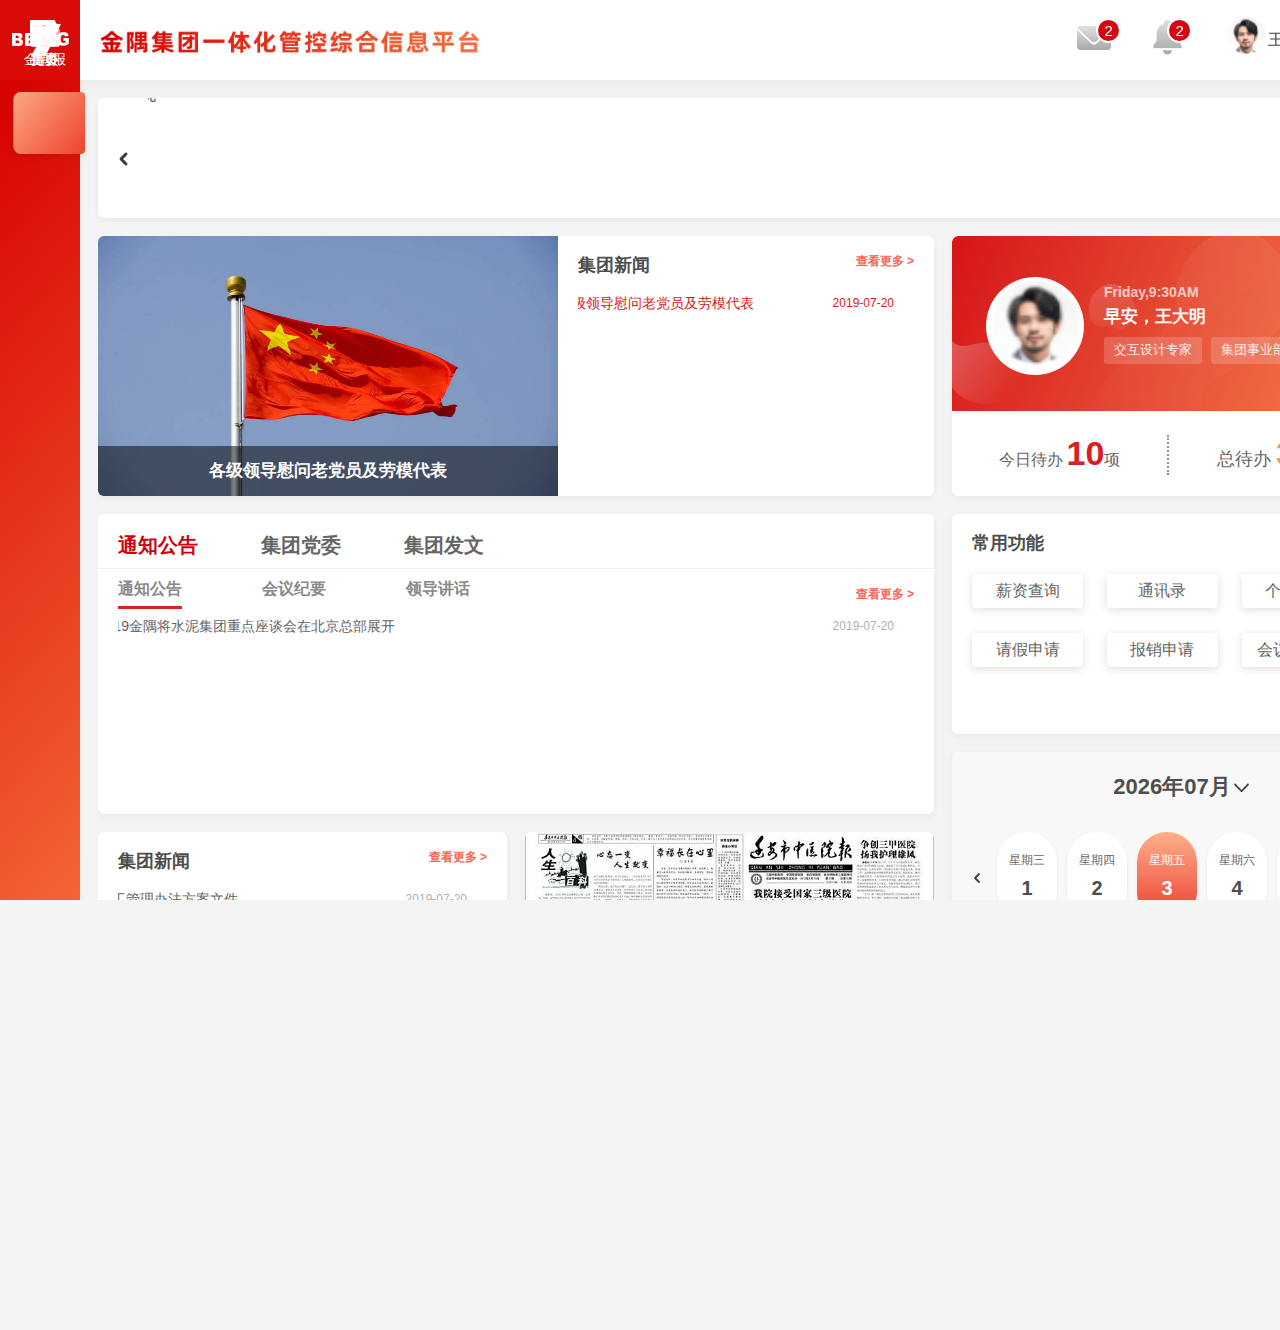
<file: index.html>
<!DOCTYPE html>
<html lang="en">
<head>
    <meta charset="UTF-8">
    <title>金隅集团一体化管控综合信息平台</title>
    <link rel="stylesheet" href="./static/css/reset.css">
    <link rel="stylesheet" href="./static/css/common.css">
    <link rel="stylesheet" href="./static/css/top.css">
    <link rel="stylesheet" href="./static/css/menu.css">
    <link rel="stylesheet" href="./static/css/index.css">
    <link rel="stylesheet" href="./static/css/dialog.css">

    <!--bootstrap-->
    <link rel="stylesheet" href="./static/js/bootstrap/css/bootstrap.min.css">
    <!--[if lt IE 9]>
    <script src="https://cdn.jsdelivr.net/npm/html5shiv@3.7.3/dist/html5shiv.min.js"></script>
    <script src="https://cdn.jsdelivr.net/npm/respond.js@1.4.2/dest/respond.min.js"></script>
    <![endif]-->
    <!--[if lte IE 8]>-->
    <!--<script src="./static/js/PIE/PIE.js"></script>-->
    <!--<![endif]-->
</head>
<body>
<div class="wrapper-box wrapper-index-box">
    <!--顶部内容-->
    <div class="main-top-box"></div>
    <!--主要内容-->
    <div class="main-content-box">
        <!--侧边栏菜单-->
        <div class="nav-bar-box"></div>
        <!--底部内容-->
        <div class="main-bottom-box" >
            <!--各大系统入口-->
            <div class="nav-sys-box box-shadow-panel">
                <div class="more-sys-box" id="search-more-sys-prev-btn">
                    <img class="prev-btn" src="./static/img/箭头.png" alt="箭头">
                </div>
                <div class="nav-sys-content-box">
                    <div class="nav-sys-list-box" id="nav-sys-list-box">
                        <div class="nav-item-list" data-index="1">
                            <div class="nav-item">
                                <a href="/">
                                    <img src="./static/img/icon-oa系统.png" alt="oa系统">
                                    <span>OA系统</span>
                                </a>
                            </div>
                            <div class="nav-item">
                                <a href="/">
                                    <img src="./static/img/icon-人力资源.png" alt="人力资源">
                                    <span>人力资源系统</span>
                                </a>
                            </div>
                            <div class="nav-item">
                                <a href="/">
                                    <img src="./static/img/icon-财务系统.png" alt="财务系统">
                                    <span>财务系统</span>
                                </a>
                            </div>
                            <div class="nav-item">
                                <a href="/">
                                    <img src="./static/img/icon-资产与投资系统.png" alt="资产与投资系统">
                                    <span>资产与投资系统</span>
                                </a>
                            </div>
                            <div class="nav-item">
                                <a href="/">
                                    <img src="./static/img/icon-主数据.png" alt="主数据">
                                    <span>主数据系统</span>
                                </a>
                            </div>
                            <div class="nav-item">
                                <a href="/">
                                    <img src="./static/img/icon-邮件.png" alt="邮件">
                                    <span>邮件</span>
                                </a>
                            </div>
                        </div>
                        <div class="nav-item-list" data-index="2">
                            <div class="nav-item">
                                <a href="/">
                                    <img src="./static/img/icon-oa系统.png" alt="oa系统">
                                    <span>更多系统1</span>
                                </a>
                            </div>
                            <div class="nav-item">
                                <a href="/">
                                    <img src="./static/img/icon-人力资源.png" alt="人力资源">
                                    <span>更多系统2</span>
                                </a>
                            </div>
                            <div class="nav-item">
                                <a href="/">
                                    <img src="./static/img/icon-财务系统.png" alt="财务系统">
                                    <span>更多系统3</span>
                                </a>
                            </div>
                            <div class="nav-item">
                                <a href="/">
                                    <img src="./static/img/icon-资产与投资系统.png" alt="资产与投资系统">
                                    <span>更多系统4</span>
                                </a>
                            </div>
                        </div>
                    </div>
                </div>
                <div class="more-sys-box" id="search-more-sys-next-btn">
                    <img src="./static/img/箭头.png" alt="箭头">
                </div>
            </div>
            <!--中间部分-->
            <div class="main-middle-box">
                <div class="main-left-middle">
                    <!--集团新闻-->
                    <div class="comp-news-box box-shadow-panel">
                        <div class="news-banner-box">
                            <ul id="news_banner_img">
                                <li>
                                    <img src="./static/img/banner-1.jpg" alt="banner1">
                                </li>
                                <li>
                                    <img src="./static/img/banner-2.jpg" alt="banner2">
                                </li>
                                <li>
                                    <img src="./static/img/banner-3.jpg" alt="banner3">
                                </li>
                                <li>
                                    <img src="./static/img/banner-1.jpg" alt="banner1">
                                </li>
                                <li>
                                    <img src="./static/img/banner-2.jpg" alt="banner2">
                                </li>
                            </ul>
                            <div class="banner-title-box" id="banner-title-text">金隅集团第二次工作会议在京召开</div>
                        </div>
                        <div class="news-lists-box">
                            <div class="jinou-title-box">
                                <h2>集团新闻</h2>
                                <a class="more-btn" href="/">查看更多&nbsp;></a>
                            </div>
                            <div class="jinou-article-list-box" id="banner-list-text">
                                <p>
                                    <a href="/" class="active">
                                        <span class="title">各级领导慰问老党员及劳模代表</span>
                                        <span class="time">2019-07-20</span>
                                    </a>
                                </p>
                                <p>
                                    <a href="/">
                                        <span class="title">集团开展“共产党员献爱心”活动</span>
                                        <span class="time">2019-07-20</span>
                                    </a>
                                </p>
                                <p>
                                    <a href="/">
                                        <span class="title">金隅涂料签约海外新项目</span>
                                        <span class="time">2019-07-20</span>
                                    </a>
                                </p>
                                <p>
                                    <a href="/">
                                        <span class="title">金隅集团党委二届六次全体会议召开</span>
                                        <span class="time">2019-07-20</span>
                                    </a>
                                </p>
                                <p>
                                    <a href="/">
                                        <span class="title">集团开展“共产党员献爱心”活动</span>
                                        <span class="time">2019-07-20</span>
                                    </a>
                                </p>
                            </div>
                        </div>
                    </div>
                    <!--集团公告-->
                    <div class="comp-public-box box-shadow-panel">
                        <div class="jinou-title-box comp-public-max-title" id="comp-public-max-title">
                            <h2 class="active">通知公告</h2>
                            <h2>集团党委</h2>
                            <h2>集团发文</h2>
                        </div>
                        <div class="jinou-title-box comp-public-min-title" id="comp-public-min-title">
                            <h2 class="active">通知公告</h2>
                            <h2>会议纪要</h2>
                            <h2>领导讲话</h2>
                            <a class="more-btn" href="/">查看更多&nbsp;></a>
                        </div>
                        <div class="jinou-article-list-box">
                            <p>
                                <a href="/">
                                    <span class="title">2019金隅将水泥集团重点座谈会在北京总部展开</span>
                                    <span class="time">2019-07-20</span>
                                </a>
                            </p>
                            <p>
                                <a href="/">
                                    <span class="title">精准扶贫 打造帮扶典范 琉水环保公司资助石板台村签约仪式举行</span>
                                    <span class="time">2019-07-20</span>
                                </a>
                            </p>
                            <p>
                                <a href="/">
                                    <span class="title">2019金隅将水泥集团重点座谈会在北京总部展开</span>
                                    <span class="time">2019-07-20</span>
                                </a>
                            </p>
                            <p>
                                <a href="/">
                                    <span class="title">集团召开2019年度优秀年轻干部挂职锻炼部署视频会</span>
                                    <span class="time">2019-07-20</span>
                                </a>
                            </p>
                            <p>
                                <a href="/">
                                    <span class="title">金隅琉水环保公司建筑垃圾资源化处置线被授予“十三五”专项科技示范工程</span>
                                    <span class="time">2019-07-20</span>
                                </a>
                            </p>
                        </div>
                    </div>
                    <!--集团规章制度-->
                    <div class="comp-rule-box">
                        <div class="item-left">
                            <div class="rule-box box-shadow-panel">
                                <div class="jinou-title-box">
                                    <h2>集团新闻</h2>
                                    <a class="more-btn" href="/">查看更多&nbsp;></a>
                                </div>
                                <div class="jinou-article-list-box">
                                    <p>
                                        <a href="/">
                                            <span class="title">员工管理办法方案文件</span>
                                            <span class="time">2019-07-20</span>
                                        </a>
                                    </p>
                                    <p>
                                        <a href="/">
                                            <span class="title">员工守则及规章制度表发布</span>
                                            <span class="time">2019-07-20</span>
                                        </a>
                                    </p>
                                    <p>
                                        <a href="/">
                                            <span class="title">关于工作流程管理办法</span>
                                            <span class="time">2019-07-20</span>
                                        </a>
                                    </p>
                                    <p>
                                        <a href="/">
                                            <span class="title">关于员工考核评定员工能力方法文件发布</span>
                                            <span class="time">2019-07-20</span>
                                        </a>
                                    </p>
                                    <p>
                                        <a href="/">
                                            <span class="title">关于梳理、修订、完善各类基本规章制度…</span>
                                            <span class="time">2019-07-20</span>
                                        </a>
                                    </p>
                                </div>
                            </div>
                        </div>
                        <div class="item-right">
                            <div class="news-paper-box box-shadow-panel">
                                <img src="./static/img/newsPaper-icon.jpg" alt="报纸">
                                <div class="news-paper-title-box">金隅报 2019 第8期</div>
                            </div>
                        </div>
                    </div>
                </div>
                <div class="main-right-middle">
                    <!--个人介绍-->
                    <div class="person-intro-box box-shadow-panel">
                        <div class="person-intro-header">
                            <div class="left-img">
                                <img class="person-icon" src="./static/img/person-icon.png" alt="人力资源">
                            </div>
                            <div class="right-info">
                                <div class="time">Friday,9:30AM</div>
                                <div class="greet">早安，王大明</div>
                                <div class="skills">
                                    <span>交互设计专家</span>
                                    <span>集团事业部</span>
                                </div>
                            </div>
                        </div>
                        <div class="person-intro-body">
                            <div class="today-num">
                                今日待办 <strong>10</strong>项
                            </div>
                            <div class="all-num">
                                总待办 <strong>30</strong>项
                            </div>
                            <em></em>
                        </div>
                    </div>
                    <!--常用功能-->
                    <div class="common-func-box box-shadow-panel">
                        <div class="jinou-title-box common-func-title-box">
                            <h2>常用功能</h2>
                            <span id="common-setting">
                                <img src="./static/img/icon-设置.png" alt="设置">
                            </span>
                        </div>
                        <div class="func-list-box" id="common-func-list">
                            <span>薪资查询</span>
                            <span>通讯录</span>
                            <span>个人简历</span>
                            <span>请假申请</span>
                            <span>报销申请</span>
                            <span>会议室申请</span>
                        </div>
                    </div>
                    <!--日期模块-->
                    <div class="date-manage-box box-shadow-panel">
                        <div class="select-year-box">
                            <img src="./static/img/icon-向下.png" alt="向下">
                            <span id="selectYear">2019年9月</span>
                        </div>
                        <div class="date-banner-box">
                            <div class="prev-btn-box" id="date-prev-btn">
                                <img src="./static/img/日历左侧按钮.png" alt="日历左侧按钮">
                            </div>
                            <div class="date-banner-content-box">
                                <ul id="date-banner-list"></ul>
                            </div>
                            <div class="next-btn-box" id="date-next-btn">
                                <img src="./static/img/日历右侧按钮.png" alt="日历右侧按钮">
                            </div>
                        </div>
                        <div class="date-list-content-box" id="date-list-content-box">
                            <div id="date-list-inner-box">
                                <p class="first">
                                    <span class="left">研发部门会议</span>
                                    <span class="right">30分钟后开始，星期一 8.5.2019</span>
                                </p>
                                <p class="second">
                                    <span class="left">人力资源部门周会</span>
                                    <span class="right">3小时后开始，星期一 8.5.2019</span>
                                </p>
                                <p>
                                    <span class="left">研发部门会议</span>
                                    <span class="right">5小时后开始，星期一 8.5.2019</span>
                                </p>
                                <p>
                                    <span class="left">人力资源部门周会</span>
                                    <span class="right">6小时后开始，星期一 8.5.2019</span>
                                </p>
                                <p>
                                    <span class="left">研发部门会议</span>
                                    <span class="right">5小时后开始，星期一 8.5.2019</span>
                                </p>
                                <p>
                                    <span class="left">人力资源部门周会</span>
                                    <span class="right">6小时后开始，星期一 8.5.2019</span>
                                </p>
                            </div>
                        </div>
                    </div>
                </div>
            </div>
            <!--底部外部链接部分-->
            <div class="main-bottom-box box-shadow-panel" style="padding-top: 0;margin-top: 18px;">
                <div class="jinou-title-box common-func-title-box">
                    <h2>常用外部链接</h2>
                    <span id="common-link">
                        <img src="./static/img/icon-设置.png" alt="设置">
                    </span>
                </div>
                <div class="common-link-box" id="common-outer-link">
                    <span><a href="http://www.baidu.com" target="_blank">北京市发改委</a></span>
                    <span><a href="http://www.baidu.com" target="_blank">北京市应急管理局</a></span>
                    <span><a href="http://www.baidu.com" target="_blank">北京市人力资源与社保局</a></span>
                    <span><a href="http://www.baidu.com" target="_blank">北京市审计局</a></span>
                    <span><a href="http://www.baidu.com" target="_blank">北京市国资委</a></span>
                    <span><a href="http://www.baidu.com" target="_blank">北京市生态环境局</a></span>
                    <span><a href="http://www.baidu.com" target="_blank">北京市财政局</a></span>
                    <span><a href="http://www.baidu.com" target="_blank">北京市市场监督管理局</a></span>
                </div>
            </div>

        </div>
    </div>
</div>

<!--设置常用功能弹窗-->
<div class="dialog-box" id="common-setting-dialog">
    <div class="dialog-content-box">
        <div class="dialog-header-box">
            <h2>设置常用功能</h2>
            <span class="close-btn">
                <img src="./static/img/关闭.png" alt="关闭">
            </span>
        </div>
        <div class="dialog-body-box">
            <div class="dialog-main-content-box">
                <div class="list-title-box" style="margin-top: 15px">我的常用功能</div>
                <div class="list-content-box">
                    <ul id="my-common-setting">
                        <li>
                            <span class="text">薪资查询</span>
                            <span class="icon remove-icon">
                                <img src="./static/img/remove-icon.png" alt="减少">
                            </span>
                        </li>
                        <li>
                            <span class="text">通讯录</span>
                            <span class="icon remove-icon">
                                <img src="./static/img/remove-icon.png" alt="减少">
                            </span>
                        </li>
                        <li>
                            <span class="text">个人履历</span>
                            <span class="icon remove-icon">
                                <img src="./static/img/remove-icon.png" alt="减少">
                            </span>
                        </li>
                        <li>
                            <span class="text">请假申请</span>
                            <span class="icon remove-icon">
                                <img src="./static/img/remove-icon.png" alt="减少">
                            </span>
                        </li>
                        <li>
                            <span class="text">报销申请</span>
                            <span class="icon remove-icon">
                                <img src="./static/img/remove-icon.png" alt="减少">
                            </span>
                        </li>
                        <li>
                            <span class="text">会议室申请</span>
                            <span class="icon remove-icon">
                                <img src="./static/img/remove-icon.png" alt="减少">
                            </span>
                        </li>
                    </ul>
                </div>
                <div class="list-title-box">常用功能列表</div>
                <div class="list-content-box">
                    <ul id="common-setting-list">
                        <li>
                            <span class="text">常用功能</span>
                            <span class="icon add-icon">+</span>
                        </li>
                        <li>
                            <span class="text">常用功能</span>
                            <span class="icon add-icon">+</span>
                        </li>
                        <li>
                            <span class="text">常用功能</span>
                            <span class="icon add-icon">+</span>
                        </li>
                        <li>
                            <span class="text">常用功能</span>
                            <span class="icon add-icon">+</span>
                        </li>
                        <li>
                            <span class="text">常用功能</span>
                            <span class="icon add-icon">+</span>
                        </li>
                        <li>
                            <span class="text">常用功能</span>
                            <span class="icon add-icon">+</span>
                        </li>
                    </ul>
                </div>
            </div>
            <div class="dialog-btn-list">
                <button class="cancer close-btn">取消</button>
                <button class="query query-btn">确定</button>
            </div>
        </div>

    </div>
</div>

<!--设置常用链接弹窗-->
<div class="dialog-box" id="common-link-dialog">
    <div class="dialog-content-box" style="margin-top: -267.5px">
        <div class="dialog-header-box">
            <h2>设置常用链接</h2>
            <span class="close-btn">
                <img src="./static/img/关闭.png" alt="关闭">
            </span>
        </div>
        <div class="dialog-body-box">
            <div class="dialog-main-content-box">
                <div class="list-title-box" style="margin-top: 5px">我的常用链接</div>
                <div class="list-content-box">
                    <ul class="dialog-link-ul-box" id="my-common-link">
                        <li data-link="http://www.baidu.com">
                            <span class="text">北京市发改委</span>
                            <span class="icon remove-icon">
                                <img src="./static/img/remove-icon.png" alt="减少">
                            </span>
                        </li>
                        <li data-link="http://www.baidu.com">
                            <span class="text">北京市应急管理局</span>
                            <span class="icon remove-icon">
                                <img src="./static/img/remove-icon.png" alt="减少">
                            </span>
                        </li>
                        <li data-link="http://www.baidu.com">
                            <span class="text">北京市人力资源与社保局</span>
                            <span class="icon remove-icon">
                                <img src="./static/img/remove-icon.png" alt="减少">
                            </span>
                        </li>
                        <li data-link="http://www.baidu.com">
                            <span class="text">北京市审计局</span>
                            <span class="icon remove-icon">
                                <img src="./static/img/remove-icon.png" alt="减少">
                            </span>
                        </li>
                        <li data-link="http://www.baidu.com">
                            <span class="text">北京市国资委</span>
                            <span class="icon remove-icon">
                                <img src="./static/img/remove-icon.png" alt="减少">
                            </span>
                        </li>
                        <li data-link="http://www.baidu.com">
                            <span class="text">北京市生态环境局</span>
                            <span class="icon remove-icon">
                                <img src="./static/img/remove-icon.png" alt="减少">
                            </span>
                        </li>
                    </ul>
                </div>
                <div class="list-title-box">常用链接</div>
                <div class="list-content-box">
                    <ul class="dialog-link-ul-box" id="common-link-list">
                        <li data-link="http://www.baidu.com">
                            <span class="text">其他常用链接</span>
                            <span class="icon add-icon">+</span>
                        </li>
                        <li data-link="http://www.baidu.com">
                            <span class="text">其他常用链接</span>
                            <span class="icon add-icon">+</span>
                        </li>
                        <li data-link="http://www.baidu.com">
                            <span class="text">其他常用链接</span>
                            <span class="icon add-icon">+</span>
                        </li>
                        <li data-link="http://www.baidu.com">
                            <span class="text">其他常用链接</span>
                            <span class="icon add-icon">+</span>
                        </li>
                        <li data-link="http://www.baidu.com">
                            <span class="text">其他常用链接</span>
                            <span class="icon add-icon">+</span>
                        </li>
                        <li data-link="http://www.baidu.com">
                            <span class="text">其他常用链接</span>
                            <span class="icon add-icon">+</span>
                        </li>
                    </ul>
                </div>
                <div class="list-title-box">自定义链接</div>
                <div class="list-content-box" id="add-link-box" style="height: 80px">
                    <div class="name-box">
                        <input type="text" class="link-name" placeholder="网站名称">
                    </div>
                    <div class="link-box">
                        <input type="text" class="link-value" placeholder="http://">
                        <button class="add-btn">添加链接</button>
                    </div>
                </div>
            </div>
            <div class="dialog-btn-list" style="margin-top: 20px">
                <button class="cancer close-btn">取消</button>
                <button class="query query-btn">确定</button>
            </div>
        </div>

    </div>
</div>

</body>
<!--jquery-->
<script src="./static/js/jquery.1.9.1.js"></script>
<script src="./static/js/bootstrap/js/bootstrap.min.js"></script>
<script src="./static/js/tab.js"></script>
<script src="./static/js/laydate/laydate.js"></script>
<script src="./static/js/index.js"></script>
<script>
    $('.nav-bar-box').load('./components/menu.html')
    $('.main-top-box').load('./components/top.html')
</script>
</html>
</file>
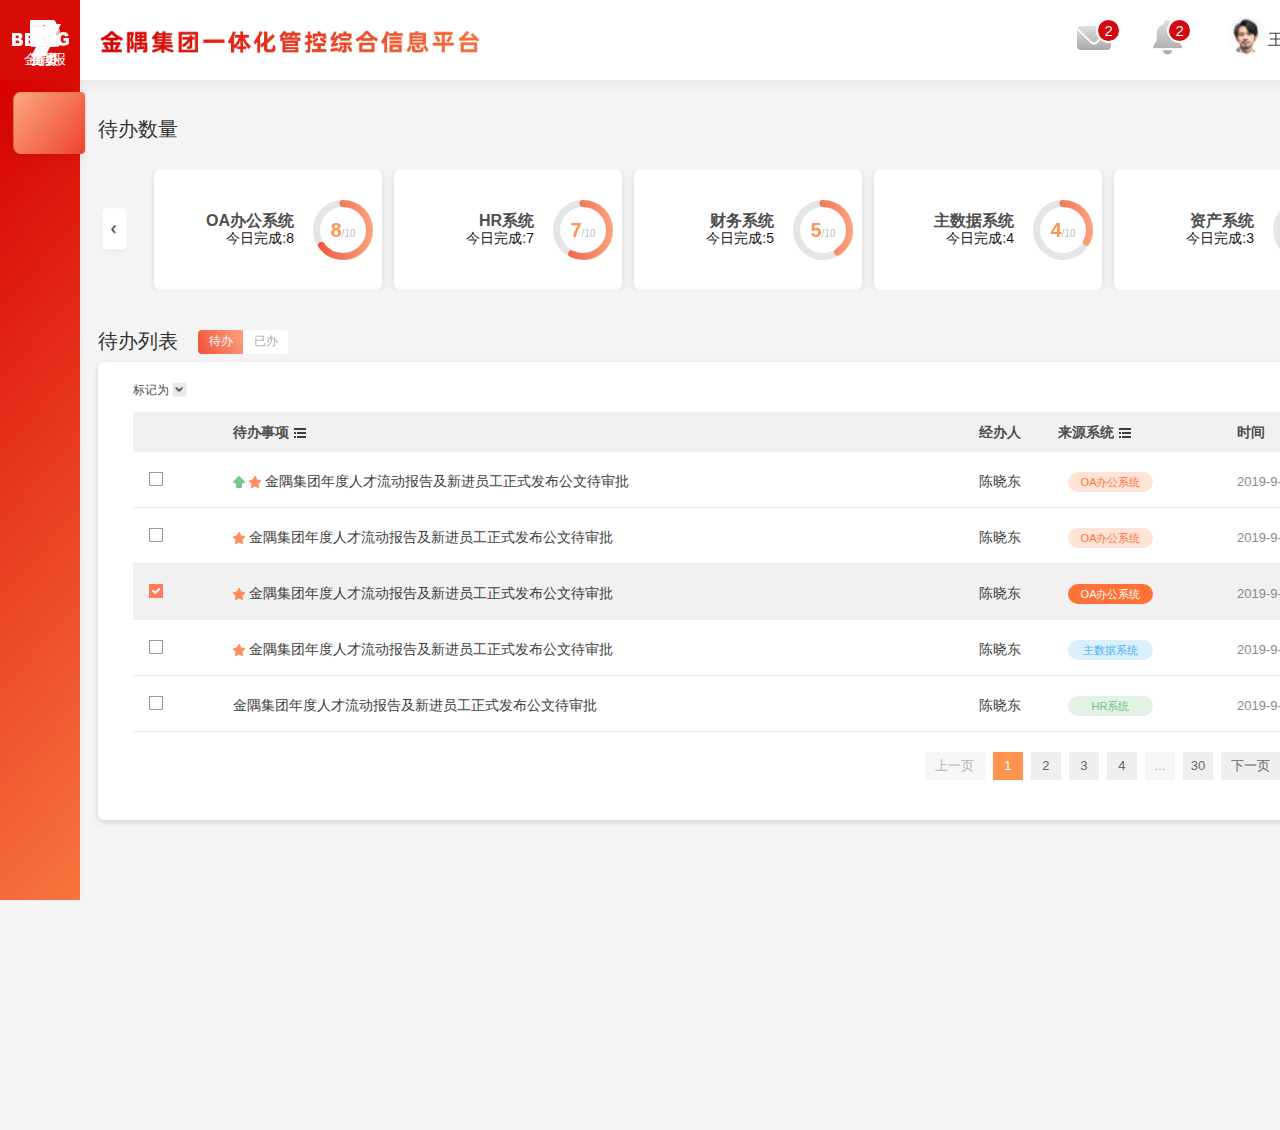
<file: dealt.html>
<!DOCTYPE html>
<html lang="en">
<head>
    <meta charset="UTF-8">
    <title>金隅集团一体化管控综合信息平台</title>
    <link rel="stylesheet" href="./static/css/reset.css">
    <link rel="stylesheet" href="./static/css/common.css">
    <link rel="stylesheet" href="./static/css/top.css">
    <link rel="stylesheet" href="./static/css/menu.css">
    <link rel="stylesheet" href="./static/css/delete-dialog.css">
    <link rel="stylesheet" href="./static/css/dealt.css">
    <!--bootstrap-->
    <link rel="stylesheet" href="./static/js/bootstrap/css/bootstrap.min.css">
    <!--[if lt IE 9]>
    <script src="https://cdn.jsdelivr.net/npm/html5shiv@3.7.3/dist/html5shiv.min.js"></script>
    <script src="https://cdn.jsdelivr.net/npm/respond.js@1.4.2/dest/respond.min.js"></script>
    <![endif]-->
    <!--[if lte IE 8]>-->
    <!--<script src="./static/js/PIE/PIE.js"></script>-->
    <!--<![endif]-->
</head>
<body>
<div class="wrapper-box">
    <!--顶部内容-->
    <div class="main-top-box"></div>
    <!--主要内容-->
    <div class="main-content-box">
        <!--侧边栏菜单-->
        <div class="nav-bar-box"></div>
        <!--底部内容-->
        <div class="main-bottom-box">
            <h2>待办数量</h2>
            <div class="banner-box">
                <div class="prev-btn banner-btn" id="prev-btn">
                    <img src="./static/img/dealt/左箭头.png" alt="左箭头">
                </div>
                <div class="banner-content-box">
                    <ul id="banner-list-box">
                        <li>
                            <div class="left">
                                <h4>OA办公系统</h4>
                                <p>今日完成:8</p>
                            </div>
                            <div class="right">
                                <div class="circle_step" state='-1' press_name='circle_step2'>
                                    <div id="circle_step1"></div>
                                </div>
                                <div class="val-box">
                                    <strong>8</strong>/10
                                </div>
                            </div>
                        </li>
                        <li>
                            <div class="left">
                                <h4>HR系统</h4>
                                <p>今日完成:7</p>
                            </div>
                            <div class="right">
                                <div class="circle_step" state='-1' press_name='circle_step2'>
                                    <div id="circle_step2"></div>
                                </div>
                                <div class="val-box">
                                    <strong>7</strong>/10
                                </div>
                            </div>
                        </li>
                        <li>
                            <div class="left">
                                <h4>财务系统</h4>
                                <p>今日完成:5</p>
                            </div>
                            <div class="right">
                                <div class="circle_step" state='-1' press_name='circle_step2'>
                                    <div id="circle_step3"></div>
                                </div>
                                <div class="val-box">
                                    <strong>5</strong>/10
                                </div>
                            </div>
                        </li>
                        <li>
                            <div class="left">
                                <h4>主数据系统</h4>
                                <p>今日完成:4</p>
                            </div>
                            <div class="right">
                                <div class="circle_step" state='-1' press_name='circle_step2'>
                                    <div id="circle_step4"></div>
                                </div>
                                <div class="val-box">
                                    <strong>4</strong>/10
                                </div>
                            </div>
                        </li>
                        <li>
                            <div class="left">
                                <h4>资产系统</h4>
                                <p>今日完成:3</p>
                            </div>
                            <div class="right">
                                <div class="circle_step" state='-1' press_name='circle_step2'>
                                    <div id="circle_step5"></div>
                                </div>
                                <div class="val-box">
                                    <strong>3</strong>/10
                                </div>
                            </div>
                        </li>
                        <li>
                            <div class="left">
                                <h4>OA办公系统</h4>
                                <p>今日完成:8</p>
                            </div>
                            <div class="right">
                                <div class="circle_step" state='-1' press_name='circle_step2'>
                                    <div id="circle_step6"></div>
                                </div>
                                <div class="val-box">
                                    <strong>8</strong>/10
                                </div>
                            </div>
                        </li>
                        <li>
                            <div class="left">
                                <h4>OA办公系统</h4>
                                <p>今日完成:8</p>
                            </div>
                            <div class="right">
                                <div class="circle_step" state='-1' press_name='circle_step2'>
                                    <div id="circle_step7"></div>
                                </div>
                                <div class="val-box">
                                    <strong>8</strong>/10
                                </div>
                            </div>
                        </li>
                        <li>
                            <div class="left">
                                <h4>OA办公系统</h4>
                                <p>今日完成:8</p>
                            </div>
                            <div class="right">
                                <div class="circle_step" state='-1' press_name='circle_step2'>
                                    <div id="circle_step8"></div>
                                </div>
                                <div class="val-box">
                                    <strong>8</strong>/10
                                </div>
                            </div>
                        </li>
                    </ul>
                </div>
                <div class="next-btn banner-btn" id="next-btn">
                    <img src="./static/img/dealt/右箭头.png" alt="右箭头">
                </div>
            </div>
            <div class="table-box">
                <div class="table-top-box">
                    <h2>待办列表</h2>
                    <div class="tab-box">
                        <button class="tab-btn active willDo" data-index="1">待办</button>
                        <button class="tab-btn" data-index="2">已办</button>
                    </div>
                </div>
                <div class="table-content-box">
                    <div class="table-select-box">
                        <div class="select-left-box" id="sign-btn">
                            <span>标记为</span>
                            <img src="./static/img/dealt/标记为.png" alt="标记为">
                        </div>
                        <div class="select-right-box" id="delete-btn">
                            <span>删除</span>
                            <img src="./static/img/dealt/删除.png" alt="删除">
                        </div>
                        <!--删除提示框-->
                        <div id="delete-tip-box" class="just-tooltip  animated moveTop">
                            <div class="delete-tip-content-box">
                                <div class="just-con">
                                    <p><img src="./static/img/dealt/控件-输入错误.png" alt="控件-输入错误">你确定要将2项待办从列表中移除吗？</p>
                                    <p>（原系统上不会删除）</p>
                                </div>
                                <div class="just-top"></div>
                                <div class="just-confirm">
                                    <button type="button" class="just-yes">删除</button>
                                    <button type="button" class="just-no">取消</button>
                                </div>
                            </div>
                        </div>
                        <!--标记提示框-->
                        <div class="tooltip-box sign-tooltip" id="sign-tip-box">
                            <ul>
                                <li>
                                    <img class="no-select" src="./static/img/dealt/弹窗-灰色圆圈标记.png" alt="灰色圆圈标记">
                                    <img class="select" src="./static/img/dealt/弹窗-标记.png" alt="灰色圆圈标记">
                                    置顶
                                </li>
                                <li>
                                    <img class="no-select" src="./static/img/dealt/弹窗-灰色圆圈标记.png" alt="灰色圆圈标记">
                                    <img class="select" src="./static/img/dealt/弹窗-标记.png" alt="灰色圆圈标记">
                                    取消置顶
                                </li>
                                <li>
                                    <img class="no-select" src="./static/img/dealt/弹窗-灰色圆圈标记.png" alt="灰色圆圈标记">
                                    <img class="select" src="./static/img/dealt/弹窗-标记.png" alt="灰色圆圈标记">
                                    收藏
                                </li>
                                <li>
                                    <img class="no-select" src="./static/img/dealt/弹窗-灰色圆圈标记.png" alt="灰色圆圈标记">
                                    <img class="select" src="./static/img/dealt/弹窗-标记.png" alt="灰色圆圈标记">
                                    取消收藏
                                </li>
                            </ul>
                        </div>
                    </div>
                    <div class="table-list-box">
                        <table id="table-box">
                            <thead>
                                <tr>
                                    <th style="width: 100px"></th>
                                    <th>
                                        <span id="matter-btn">待办事项<img src="./static/img/dealt/筛选.png"/></span>
                                        <!--待办事项提示框-->
                                        <div class="tooltip-box sign-tooltip" id="matter-tip-box" style="top: 35px;">
                                            <ul>
                                                <li>
                                                    <img class="no-select" src="./static/img/dealt/弹窗-灰色圆圈标记.png" alt="灰色圆圈标记">
                                                    <img class="select" src="./static/img/dealt/弹窗-标记.png" alt="灰色圆圈标记">
                                                    全部待办
                                                </li>
                                                <li>
                                                    <img class="no-select" src="./static/img/dealt/弹窗-灰色圆圈标记.png" alt="灰色圆圈标记">
                                                    <img class="select" src="./static/img/dealt/弹窗-标记.png" alt="灰色圆圈标记">
                                                    收藏待办
                                                </li>
                                            </ul>
                                        </div>
                                    </th>
                                    <th>经办人</th>
                                    <th>
                                        <span id="source-btn">来源系统<img src="./static/img/dealt/筛选.png"/></span>
                                        <!--来源系统提示框-->
                                        <div class="tooltip-box sign-tooltip" id="source-tip-box" style="top: 35px;">
                                            <ul>
                                                <li>
                                                    <img class="no-select" src="./static/img/dealt/弹窗-灰色圆圈标记.png" alt="灰色圆圈标记">
                                                    <img class="select" src="./static/img/dealt/弹窗-标记.png" alt="灰色圆圈标记">
                                                    OA系统
                                                </li>
                                                <li>
                                                    <img class="no-select" src="./static/img/dealt/弹窗-灰色圆圈标记.png" alt="灰色圆圈标记">
                                                    <img class="select" src="./static/img/dealt/弹窗-标记.png" alt="灰色圆圈标记">
                                                    HR系统
                                                </li>
                                                <li>
                                                    <img class="no-select" src="./static/img/dealt/弹窗-灰色圆圈标记.png" alt="灰色圆圈标记">
                                                    <img class="select" src="./static/img/dealt/弹窗-标记.png" alt="灰色圆圈标记">
                                                    主数据系统
                                                </li>
                                                <li>
                                                    <img class="no-select" src="./static/img/dealt/弹窗-灰色圆圈标记.png" alt="灰色圆圈标记">
                                                    <img class="select" src="./static/img/dealt/弹窗-标记.png" alt="灰色圆圈标记">
                                                    资产系统
                                                </li>
                                                <li>
                                                    <img class="no-select" src="./static/img/dealt/弹窗-灰色圆圈标记.png" alt="灰色圆圈标记">
                                                    <img class="select" src="./static/img/dealt/弹窗-标记.png" alt="灰色圆圈标记">
                                                    财务系统
                                                </li>
                                                <li>
                                                    <img class="no-select" src="./static/img/dealt/弹窗-灰色圆圈标记.png" alt="灰色圆圈标记">
                                                    <img class="select" src="./static/img/dealt/弹窗-标记.png" alt="灰色圆圈标记">
                                                    其他系统
                                                </li>
                                            </ul>
                                        </div>
                                    </th>
                                    <th>时间</th>
                                </tr>
                            </thead>
                            <tbody>
                                <tr>
                                    <td>
                                        <button class="select">
                                            <img src="./static/img/dealt/框.png" alt="框">
                                        </button>
                                    </td>
                                    <td>
                                        <img src="./static/img/dealt/置顶选中.png" alt="置顶选中">
                                        <img src="./static/img/dealt/星星.png" alt="星星">
                                        <span>金隅集团年度人才流动报告及新进员工正式发布公文待审批</span>
                                    </td>
                                    <td>陈晓东</td>
                                    <td>
                                        <button class="laiyuan yellow" data-type="yellow-active">OA办公系统</button>
                                    </td>
                                    <td class="time">2019-9-11</td>
                                </tr>
                                <tr>
                                    <td>
                                        <button class="select">
                                            <img src="./static/img/dealt/框.png" alt="框">
                                        </button>
                                    </td>
                                    <td>
                                        <img src="./static/img/dealt/星星.png" alt="星星">
                                        <span>金隅集团年度人才流动报告及新进员工正式发布公文待审批</span>
                                    </td>
                                    <td>陈晓东</td>
                                    <td>
                                        <button class="laiyuan yellow" data-type="yellow-active">OA办公系统</button>
                                    </td>
                                    <td class="time">2019-9-11</td>
                                </tr>
                                <tr class="select-tr">
                                    <td>
                                        <button class="select">
                                            <img src="./static/img/dealt/选中框.png" alt="选中框">
                                        </button>
                                    </td>
                                    <td>
                                        <img src="./static/img/dealt/星星.png" alt="星星">
                                        <span>金隅集团年度人才流动报告及新进员工正式发布公文待审批</span>
                                    </td>
                                    <td>陈晓东</td>
                                    <td>
                                        <button class="laiyuan yellow yellow-active" data-type="yellow-active">OA办公系统
                                        </button>
                                    </td>
                                    <td class="time">2019-9-11</td>
                                </tr>
                                <tr>
                                    <td>
                                        <button class="select">
                                            <img src="./static/img/dealt/框.png" alt="框">
                                        </button>
                                    </td>
                                    <td>
                                        <img src="./static/img/dealt/星星.png" alt="星星">
                                        <span>金隅集团年度人才流动报告及新进员工正式发布公文待审批</span>
                                    </td>
                                    <td>陈晓东</td>
                                    <td>
                                        <button class="laiyuan blue" data-type="blue-active">主数据系统</button>
                                    </td>
                                    <td class="time">2019-9-11</td>
                                </tr>
                                <tr>
                                    <td>
                                        <button class="select">
                                            <img src="./static/img/dealt/框.png" alt="框">
                                        </button>
                                    </td>
                                    <td>
                                        <span>金隅集团年度人才流动报告及新进员工正式发布公文待审批</span>
                                    </td>
                                    <td>陈晓东</td>
                                    <td>
                                        <button class="laiyuan green" data-type="green-active">HR系统</button>
                                    </td>
                                    <td class="time">2019-9-11</td>
                                </tr>
                            </tbody>
                        </table>
                        <div class="page-box">
                            <div id="page"></div>
                        </div>
                    </div>
                </div>
            </div>
        </div>
    </div>
</div>


</body>
<!--jquery-->
<script src="./static/js/jquery.1.9.1.js"></script>
<script src="./static/js/circle-progress.js"></script>
<script src="./static/js/bootstrap/js/bootstrap.min.js"></script>
<script src="./static/js/tab.js"></script>
<script src="./static/js/laydate/laydate.js"></script>
<script src="./static/js/pagination/xlPaging.js"></script>
<script src="./static/js/dealt.js"></script>
<script>
    $('.nav-bar-box').load('./components/menu.html')
    $('.main-top-box').load('./components/top.html')
</script>
</html>
</file>
<file: static/css/common.css>
.wrapper-box{
    width: 100%;
    height: 1350px;
    position: relative;
    background: #f4f4f4;
}

/*右边内容*/
.main-content-box{
    width: 100%;
    height: 100%;
    box-sizing: border-box;
    padding-left: 80px;
    position: relative;
}

/*底部主要内容*/
.main-bottom-box{
    box-sizing: border-box;
    padding: 18px;
}

/*适配老产品*/
#ezpagecontent{
    height: 1310px !important;
    background: #f4f4f4!important;
    padding: 0!important;
    margin: 0!important;
}
#content-wrapper{
    padding-left: 0;
    padding-top: 80px;
    padding-right: 0;
}
</file>
<file: static/css/top.css>
/*顶部内容*/
.main-top-box{
    width: 100%;
    height: 80px;
    background: #ffffff;
    box-shadow:0px 2px 14px 0px rgba(126,40,40,0.08);
    box-sizing: border-box;
    padding: 0 50px 0 0px;
}
.main-top-left{
    height: 100%;
    float: left;
    line-height: 80px;
    font-size:20px;
    position: relative;
    display: flex;
}
.main-top-left img.comp-name{
    position: absolute;
    left: 100px;
    top: 30px;
    width: 380px;
}
.main-top-left span.logo-title{
    height: 80px;
    line-height: 80px;
    font-size: 20px;
    margin-left: 10px;
    font-family: Helvetica;
    color: rgba(62,62,62,1);
    letter-spacing: 1px;
    background: linear-gradient(120deg, rgba(216,1,0,1) 30%, rgba(255,147,79,1) 100%);
    -webkit-background-clip: text;
    -webkit-text-fill-color: transparent;
    font-weight: bold;
}
.main-top-right{
    float: right;
    line-height: 80px;
}
.main-top-right ul li img{
    float: left;
    margin-top: 20px;
}
.main-top-right a.dropdown-toggle{
    padding: 0 20px;
    position: relative;
}
.main-top-right a.dropdown-toggle:hover{
    background: #ffffff;
}
.nav .open>a, .nav .open>a:focus, .nav .open>a:hover{
    background: #ffffff !important;
    border: #ffffff !important;
}
.main-top-right a.dropdown-toggle i.num{
    position: absolute;
    top: 18px;
    right: 10px;
    display: block;
    text-align: center;
    line-height: 22px;
    width:25px;
    height:25px;
    background:rgba(210,8,19,1);
    border:2px solid #ffffff;
    border-radius: 25px;
    color: white;
    font-size: 15px;
}
.main-top-right img.person-icon{
    width: 44px;
    height: 44px;
    float: left;
    margin-top: 15px;
}
.main-top-right span.person-name{
    font-size:16px;
    font-family:Helvetica;
    color:rgba(62,62,62,1);
    line-height:19px;
}
.top-dropdown-menu-box{
    width: 150px;
    padding: 0 !important;
    border: 0 !important;
    box-sizing: border-box;
    position: relative;
    top: 83% !important;
    box-shadow: 0 -2px 12px rgba(0,0,0,.175) !important;
}
.top-dropdown-menu-box::after{
    position: absolute;
    content: '';
    display: block;
    width:0;
    height:0;
    border-left: 5px solid transparent;
    border-right: 5px solid transparent;
    border-bottom: 10px solid #ffffff;
    top: -9px;
    right: 50px;
}
.dropdown-after-red::after{
    border-left: 5px solid transparent;
    border-right: 5px solid transparent;
    border-bottom: 10px solid rgb(246, 130, 98);
}
.top-dropdown-menu-box li{
    width: 100%;
    height: 50px;
    text-align: center;
    line-height: 50px;
    overflow: hidden;
    box-sizing: border-box;
    padding-left: 40px;
    cursor: pointer;
}
.top-dropdown-menu-box li img{
    width: 13px !important;
    height: 13px !important;
    float: left;
    margin-top: 18px;
    margin-right: 8px;
}
.top-dropdown-menu-box li.active img.select-img{
    display: inline;
}
.top-dropdown-menu-box li.active img.no-select{
    display: none;
}
.top-dropdown-menu-box li img.select-img{
    display: none;
}
.top-dropdown-menu-box li img.no-select{
    display: inline;
}

.top-dropdown-menu-box li:hover img.select-img{
    display: inline;
}
.top-dropdown-menu-box li:hover img.no-select{
    display: none;
}
.top-dropdown-menu-box li:hover{
    background:linear-gradient(41deg,rgba(231,14,0,1) 0%,rgba(253,176,137,1) 100%);
}
.top-dropdown-menu-box li:hover span{
    color: white;
}

.top-dropdown-menu-box li:hover span a{
    color: white !important;
}



.top-dropdown-menu-box li span{
    font-size:14px;
    color:rgba(62,62,62,1);
    float: left;
}
.top-dropdown-menu-box li.active{
    background:linear-gradient(41deg,rgba(231,14,0,1) 0%,rgba(253,176,137,1) 100%);
    border-radius:4px 4px 0px 0px;
}
.top-dropdown-menu-box li.active span{
    color: white;
}
</file>
<file: static/css/menu.css>
/*左边菜单导航*/
.nav-bar-box{
    width: 80px;
    height: 100%;
    position: absolute;
    top: 0;
    left: 0;
    background:linear-gradient(131deg,rgba(216,1,0,1) 0%,rgba(255,147,79,1) 100%);
    box-shadow:0px 2px 6px 0px rgba(47,25,25,0.04);

    filter: progid:DXImageTransform.Microsoft.gradient(GradientType=0, startColorstr=#d90603, endColorstr=#fd8a4a);/*IE<9>*/
    -ms-filter: "progid:DXImageTransform.Microsoft.gradient (GradientType=0, startColorstr=#d90603, endColorstr=#fd8a4a)";/*IE8+*/
}
.logo-box{
    width: 80px;
    height: 80px;
    text-align: center;
    line-height: 110px;
    background-color: #d90b06;
    position: relative;
    display: inline-block;
}
.logo-box img{
    position: absolute;
    left: 50%;
    top: 50%;
    margin-left: -28px;
    margin-top: -16px;
    width: 57px;
    height: 33px;
}
.menu-list-box{
    width: 100%;
}
.menu-item-box{
    width: 90px;
    height: 90px;
    box-sizing: border-box;
    padding: 20px 0;
    margin-left: -3px;
    cursor: pointer;
}
.active-menu-item-box{
    background: url(../img/侧边栏选中.png);
    background-size: 107% 100%;
    background-position: 5px 0;
    box-sizing: border-box;
    margin-left: -3px;
}
.menu-item-box .icon-box{
    width: 100%;
    text-align: center;
}
.menu-item-box img{
    width: 30px;
    height: 27px;
}
.menu-item-box .name-text{
    font-size: 14px;
    font-family: Helvetica;
    color: #ffffff;
    line-height: 17px;
    text-align: center;
    margin-top: 4px;
}
</file>
<file: static/css/index.css>
.wrapper-box{
    width: 100%;
    background: #f4f4f4;
    position: absolute;
    z-index: 3 !important;
    height: 80px !important;
}
.wrapper-index-box{
    height: 1250px !important;
}
/*底部主要内容*/
.main-bottom-box{
    box-sizing: border-box;
    padding: 18px;
}
/*各大系统入口*/
.nav-sys-box{
    width: 100%;
    height: 120px;
    background:#ffffff;
    overflow: hidden;
}
.nav-sys-box .nav-sys-content-box{
    width: 1200px;
    height: 100%;
    float: left;
    overflow: hidden;
}
.nav-sys-box .nav-sys-content-box .nav-sys-list-box{
    width: 2400px;
    height: 100%;
    overflow: hidden;
}
.nav-sys-box .nav-sys-content-box .nav-item-list{
    width: 1200px;
    height: 100%;
    float: left;
}
.nav-sys-box .more-sys-box{
    width: 50px;
    height: 50px;
    float: left;
    text-align: center;
    line-height: 50px;
    margin-top: 35px;
    cursor: pointer;
}
.nav-sys-box .more-sys-box img.prev-btn{
    transform:rotate(180deg);
    -ms-transform:rotate(180deg); 	/* IE 9 */
    -moz-transform:rotate(180deg); 	/* Firefox */
    -webkit-transform:rotate(180deg); /* Safari 和 Chrome */
    -o-transform:rotate(180deg); 	/* Opera */
}
.box-shadow-panel{
    background:#ffffff;
    box-shadow:0px 2px 6px 0px rgba(96,38,38,0.06);
    border-radius:6px;
    overflow: hidden;
}
.nav-sys-box .nav-item{
    width: 200px;
    height: 100%;
    float: left;
    text-align: center;
    box-sizing: border-box;
    padding: 20px;
}
.nav-sys-box .nav-item img{
    margin-bottom: 10px;
    height: 55px;
}
.nav-sys-box .nav-item span{
    display: block;
    font-size:16px;
    font-family:Helvetica;
    color:rgba(62,62,62,1);
    line-height:19px;
}


/*中间部分*/
.main-middle-box{
    width: 100%;
    margin-top: 18px;
    overflow: hidden;
    position: relative;
    box-sizing: border-box;
    padding-right: 448px;
}
.main-left-middle{
    width: 100%;
}
.comp-news-box{
    width: 100%;
    height: 260px;
    position: relative;
    box-sizing: border-box;
    padding-left: 460px;
}
.news-banner-box{
    width: 460px;
    height: 100%;
    position: absolute;
    left: 0;
    top: 0;
}
.news-banner-box ul{
    width: 100%;
    height: 100%;
}
.news-banner-box ul li{
    width: 460px;
    height: 100%;
}
.news-banner-box ul li img{
    width: 100%;
    height: 100%;
}
.banner-title-box{
    width: 460px;
    height: 50px;
    background: rgba(0,0,0,0.5);
    position: absolute;
    bottom: 0;
    left: 0;
    color:#ffffff;
    text-align: center;
    line-height: 50px;
    font-size:17px;
    font-weight: bold;
}
.news-lists-box{
    width: 100%;
    height: 100%;
}
.jinou-title-box{
    width: 100%;
    height: 50px;
    line-height: 50px;
    overflow: hidden;
    padding: 0 20px;

}
.jinou-title-box h2{
    font-size:18px;
    font-family:Helvetica;
    color:rgba(78,78,78,1);
    font-weight: bold;
    float: left;
}
.jinou-title-box a.more-btn{
    font-size:12px;
    font-family:Helvetica;
    color:rgba(255,93,79,1);
    float: right;
    font-weight: bold;
}
.jinou-article-list-box{
    width: 100%;
    height: 185px;
    box-sizing: border-box;
    padding: 10px 20px 0px 20px;
    overflow-y: auto;
}
.jinou-article-list-box p{
    width: 100%;
    height: 35px;
    line-height: 35px;
    font-size: 14px;
    font-family: Helvetica;
    color: rgba(101,101,101,1);
    overflow: hidden;
}
.jinou-article-list-box p a{
    color: rgba(101,101,101,1);
}
.jinou-article-list-box p a.active{
    color: #d7191b;
}
.jinou-article-list-box p a.active span{
    color: #d7191b;
}
.jinou-article-list-box p span.title{
    float: left;
    font-size:14px;
    font-family:Helvetica;
    color:rgba(101,101,101,1);
}
.jinou-article-list-box p span.time{
    float: right;
    font-size:12px;
    font-family:Helvetica;
    color: rgb(175, 175, 175);
}

.comp-public-box{
    width: 100%;
    height: 300px;
    margin-top: 18px;
}
.comp-public-box .comp-public-max-title{
    border-bottom: 1px solid #F1F2F6;
    height: 55px;
    line-height: 55px;
}
.comp-public-box .comp-public-max-title h2{
    font-size:20px;
    font-family:Helvetica;
    color:rgba(101,101,101,1);
    margin-right: 63px;
    cursor: pointer;
}
.comp-public-box .comp-public-max-title h2.active{
    color:rgba(207,0,15,1);
}
.comp-public-box .comp-public-min-title{
    width: 100%;
    height: 40px;
}
.comp-public-box .comp-public-min-title h2{
    font-size: 16px;
    font-family: Helvetica;
    color: rgba(137,137,137,1);
    box-sizing: border-box;
    height: 40px;
    padding: 0;
    margin: 0;
    line-height: 40px;
    margin-right: 80px;
    cursor: pointer;
}
.comp-public-box .comp-public-min-title h2.active{
    border-bottom: 3px solid #da2420;
}
.comp-rule-box{
    width: 100%;
    height: 260px;
    overflow: hidden;
    margin-top: 18px;
}
.comp-rule-box .item-left{
    width: 50%;
    height: 100%;
    box-sizing: border-box;
    padding-right: 9px;
    float: left;
}
.comp-rule-box .item-right{
    width: 50%;
    height: 100%;
    box-sizing: border-box;
    padding-left: 9px;
    float: left;
}
.comp-rule-box .rule-box{
    width: 100%;
    height: 100%;
}
.comp-rule-box .news-paper-box{
    width: 100%;
    height: 100%;
    position: relative;
}
.comp-rule-box .news-paper-box img{
    width: 100%;
    height: 100%;
}
.comp-rule-box .news-paper-box .news-paper-title-box{
    position: absolute;
    left: 0;
    bottom: 0;
    width: 100%;
    height:40px;
    background:rgba(68,47,47,0.78);
    opacity:0.8676;
    font-size:18px;
    font-family:Helvetica;
    color:#ffffff;
    text-align: center;
    line-height: 40px;
}

.main-right-middle{
    position: absolute;
    top: 0;
    right: 0;
    width: 430px;
}
.person-intro-box{
    width: 100%;
    height: 260px;
}
.person-intro-header{
    width: 100%;
    height: 175px;
    background: url("../img/名片背景.png") no-repeat;
    background-size: 100% 100%;
    box-sizing: border-box;
    padding-top: 41px;
    padding-left: 34px;
}
.person-intro-header .left-img{
    width: 98px;
    height: 98px;
    border-radius: 98px;
    background: #ffffff;
    overflow: hidden;
    float: left;
}
.person-intro-header .left-img img{
    width: 100%;
    height: 100%;
}
.person-intro-header .right-info{
    float: left;
    margin-left: 20px;
    color: white;
    box-sizing: border-box;
    padding-top: 10px;
}
.person-intro-header .right-info .time{
    line-height: 10px;
    opacity: 0.7;
    font-weight: 600;
}
.person-intro-header .right-info .greet{
    font-weight: bold;
    font-size: 17px;
    line-height: 40px;
}
.person-intro-header .right-info .skills{
    width: 260px;
    height: 60px;
    overflow: hidden;
}
.person-intro-header .right-info .skills span{
    background: rgba(255,255,255, 0.2);
    padding: 4px 10px;
    border-radius: 3px;
    font-size: 13px;
    opacity: 0.9;
    margin-right: 5px;
    margin-bottom: 5px;
    display: inline-block;
}

.person-intro-body{
    width: 100%;
    height: 85px;
    line-height: 85px;
    text-align: center;
    overflow: hidden;
    position: relative;
}
.person-intro-body em{
    display: block;
    border-right: 2px dotted #8e8e8e;
    width: 2px;
    height: 40px;
    position: absolute;
    left: 50%;
    top: 24px;
}
.person-intro-body .today-num{
    width: 50%;
    height: 100%;
    float: left;
    font-size:16px;
    font-family:PingFangSC;
    font-weight:400;
    color:rgba(101,101,101,1);
    box-sizing: border-box;
}
.person-intro-body .today-num strong{
    font-size:34px;
    font-family:Helvetica;
    color:rgba(218,32,31,1);
}

.person-intro-body .all-num{
    width: 50%;
    height: 100%;
    float: left;
    font-size:18px;
    font-family:Helvetica;
    color:rgba(101,101,101,1);
}
.person-intro-body .all-num strong{
    font-size:34px;
    font-family:Helvetica;
    color:rgba(255,147,79,1);
}
.common-func-box{
    width: 100%;
    height: 220px;
    margin-top: 18px;
}
.common-func-title-box{
    padding-right: 0;
}
.common-func-title-box span{
    float: right;
    cursor: pointer;
}
.common-func-title-box span img {

}
.func-list-box{
    width: 100%;
    height: 150px;
    overflow-y: auto;
    box-sizing: border-box;
    padding: 0 10px;
}
.func-list-box span{
    display: inline-block;
    width:111px;
    height:34px;
    background:#ffffff;
    box-shadow:0px 2px 8px 0px rgba(106,32,31,0.16);
    border-radius:4px;
    margin: 10px;
    font-size:16px;
    font-family:Helvetica;
    color:rgba(101,101,101,1);
    text-align: center;
    line-height: 34px;
    overflow: hidden;
    text-overflow:ellipsis;
    white-space: nowrap;
}

.date-manage-box{
    width: 100%;
    height: 340px;
    margin-top: 18px;
    background-color: #F8F8F8;
}
.laydate-footer-btns span.laydate-btns-clear{
    display: none;
}


.select-year-box{
    width: 100%;
    height: 70px;
    text-align: center;
    background-color: #F8F8F8;
    position: relative;
}
.select-year-box span{
    display: block;
    width: 150px;
    height: 30px;
    position: absolute;
    left: 50%;
    margin-left: -70px;
    top: 50%;
    margin-top: -15px;
    line-height: 30px!important;
}
.select-year-box img{
    position: absolute;
    left: 50%;
    margin-left: 65px !important;
    top: 50%;
    margin-top: -8px;
}



.date-banner-box{
    width: 100%;
    height: 110px;
    box-sizing: border-box;
    padding: 0 10px;
    background-color: #F8F8F8;
    position: relative;
}
.date-banner-box .prev-btn-box{
    width: 10px;
    height: 10px;
    text-align: center;
    line-height: 10px;
    position: absolute;
    left: 20px;
    top: 50%;
    margin-top: -5px;
    cursor: pointer;
}
.date-banner-box .prev-btn-box img{

}
.date-banner-box .next-btn-box{
    width: 10px;
    height: 10px;
    text-align: center;
    line-height: 10px;
    position: absolute;
    right: 20px;
    top: 50%;
    margin-top: -5px;
    cursor: pointer;
}
.date-banner-box .next-btn-box img{

}
.date-banner-box .date-banner-content-box{
    width: 350px;
    height: 100%;
    position: absolute;
    left: 50%;
    top: 0;
    margin-left: -175px;
    box-sizing: border-box;
    padding: 10px 0;
    overflow: hidden;
}
.date-banner-box .date-banner-content-box ul{
    height: 110px;
    overflow: hidden;
}
.date-banner-box .date-banner-content-box ul li{
    width: 60px;
    height: 90px;
    border-radius: 60px;
    background-color: white;
    float: left;
    margin: 0 5px;
    text-align: center;
    box-shadow: 0px 2px 3px 0px rgba(106,32,31,0.1);
    box-sizing: border-box;
    padding: 20px 0;
    cursor: pointer;
}
.date-banner-box .date-banner-content-box ul li .week{
    font-size:12px;
    font-family:Helvetica;
    color: #656565;
}
.date-banner-box .date-banner-content-box ul li .day{
    font-size: 20px;
    font-family: Helvetica;
    color: #4E4E4E;
    font-weight: bold;
    margin: 5px 0;
}
.date-banner-box .date-banner-content-box ul li .month{
    font-size:10px;
    font-family:Helvetica;
    color: #656565;
}
.date-list-content-box{
    width: 100%;
    height: 139px;
    background-color: #fff;
    margin-top: 20px;
    box-sizing: border-box;
    padding: 10px 30px 10px 10px;
    position: relative;
    overflow: hidden;
}
.date-list-content-box p{
    overflow: hidden;
    height: 30px;
    line-height: 30px;
    margin: 0;
    box-sizing: border-box;
    padding-left: 30px;
    cursor: pointer;
}
.date-list-content-box p span{
    font-size:14px;
    font-family:Helvetica;
}
.date-list-content-box p span.left{
    color:#898989;
    float: left;
}
.date-list-content-box p span.right{
    color:#898989;
    float: right;
}
.date-list-content-box p.first{
    overflow: hidden;
    position: relative;
}
.date-list-content-box p.first::before{
    content: '';
    position: absolute;
    display: block;
    width: 6px;
    height: 6px;
    border-radius: 5px;
    background-color: #D50000;
    left: 17px;
    top: 12px;
}
.date-list-content-box p.first span{
    font-size:14px;
    font-family:Helvetica;
}
.date-list-content-box p.first span.left{
    color:#D80100;
    float: left;
}
.date-list-content-box p.first span.right{
    color:#D80100;
    float: right;
}
.date-list-content-box p.second{
    overflow: hidden;
}
.date-list-content-box p.second span{
    font-size:14px;
    font-family:Helvetica;
}
.date-list-content-box p.second span.left{
    color:#FF934F;
    float: left;
}
.date-list-content-box p.second span.right{
    color:#FF934F;
    float: right;
}




.date-banner-box .date-banner-content-box ul li.active{
    background:linear-gradient(180deg,rgba(253,176,137,1) 0%,rgba(237,59,48,1) 100%);
    filter: progid:DXImageTransform.Microsoft.gradient(GradientType=1, startColorstr=#FDB089, endColorstr=#ED3B30);/*IE<9>*/
    -ms-filter: "progid:DXImageTransform.Microsoft.gradient (GradientType=1, startColorstr=#FDB089, endColorstr=#ED3B30)";/*IE8+*/
}
.date-banner-box .date-banner-content-box ul li.active .week{
    font-size:12px;
    font-family:Helvetica;
    color: #fff;
}
.date-banner-box .date-banner-content-box ul li.active .day{
    font-size: 20px;
    font-family: Helvetica;
    color: #fff;
    font-weight: bold;
}
.date-banner-box .date-banner-content-box ul li.active .month{
    font-size:10px;
    font-family:Helvetica;
    color: #fff;
}
.select-year-box span{
    font-size:22px;
    font-family:Helvetica;
    color: #4e4e4e;
    font-weight: bold;
    line-height: 70px;
    cursor: pointer;
}
.select-year-box img{
    width: 19px;
    margin-left: 5px;
    cursor: pointer;
}

.main-bottom-box{
    width: 100%;
    height: 187px;
}
.common-link-box{
    width: 100%;
    max-height: 120px;
    overflow-y: auto;
    box-sizing: border-box;
    padding: 0 10px;
}
.common-link-box span{
    display: inline-block;
    width:190px;
    height:34px;
    background:#ffffff;
    box-shadow:0px 2px 8px 0px rgba(106,32,31,0.16);
    border-radius:4px;
    margin: 10px;
    font-size:16px;
    font-family:Helvetica;
    color:#656565;
    text-align: center;
    line-height: 34px;
    overflow: hidden;
    text-overflow:ellipsis;
    white-space: nowrap;
    cursor: pointer;
}
.common-link-box span a{
    font-size:16px;
    font-family:Helvetica;
    color:#656565;
}

/*年月选择*/
.layui-laydate{
    top: 800px !important;
}
</file>
<file: static/css/dialog.css>
.dialog-box{
    width: 100%;
    height: 100%;
    position: fixed;
    z-index: 100;
    background: rgba(0,0,0,0.5);
    top: 0;
    left: 0;
    display: none;
    filter:progid:DXImageTransform.Microsoft.gradient(startColorstr=#7f000000,endColorstr=#7f000000)
}
.dialog-content-box{
    width:424px;
    background:#ededed;
    border-radius:6px;
    position: absolute;
    left: 50%;
    margin-left: -208px;
    top: 50%;
    margin-top: -222.5px;
}
.dialog-header-box{
    width: 100%;
    height: 50px;
    background:#ffffff;
    border-radius:6px 6px 0px 0px;
    overflow: hidden;
    box-sizing: border-box;
    padding: 0 30px;
}
.dialog-header-box h2{
    font-size:16px;
    font-family:Helvetica;
    color:rgba(62,62,62,1);
    float: left;
    margin-top: 18px;
}
.dialog-header-box span{
    float: right;
    margin-top: 15px;
    cursor: pointer;
}
.dialog-header-box span img{
    width: 12px;
    height: 12px;
}

.dialog-body-box{
    box-sizing: border-box;
    padding: 0 20px 20px 20px;
    font-size:14px;
    font-family:Helvetica;
    color:rgba(101,101,101,1);
}
.dialog-main-content-box{
    width: 100%;
}
.list-content-box{
    width: 100%;
    height: 100px;
    overflow-y: auto;
}
.list-content-box ul{
    width: 100%;
    overflow: hidden;
}
.list-content-box ul li{
    width: 100px;
    height: 34px;
    background: #ffffff;
    box-shadow: 0px 2px 8px 0px rgba(0,0,0,0.05);
    border-radius: 4px;
    float: left;
    margin: 10px 10px 10px 10px;
    text-align: center;
    line-height: 34px;
}
.list-content-box ul li span.text{
    font-size: 14px;
    font-family: Helvetica;
    color: rgba(101,101,101,1);
    width: 70px;
    display: inline-block;
    overflow: hidden;
    text-overflow:ellipsis;
    white-space: nowrap;
    text-align: left;
    box-sizing: border-box;
    padding-left: 2px;
}
.list-content-box ul li span.icon{
    cursor: pointer;
    float: right;
    margin-right: 5px;
    padding: 0 !important;
    line-height: 50px;
}
.list-content-box ul li span.add-icon{
    width: 15px;
    height: 15px;
    background: #ff934f;
    color: white;
    line-height: 15px;
    font-size: 17px;
    border-radius: 10px;
    text-align: center;
    margin-top: 9px;
    behavior: url(PIE.htc);
}
.list-content-box ul li span.icon img{
    width: 22px;
    height: 22px;
}
.list-content-box .name-box{
    margin-bottom: 17px;
    box-sizing: border-box;
    padding: 0 10px;
}
.list-content-box .link-box{
    box-sizing: border-box;
    padding: 0 10px;
}
.list-content-box .link-box button{
    width: 97px;
    height: 30px;
    background: linear-gradient(90deg,rgba(111,193,128,1) 0%,rgba(126,208,139,1) 100%);
    border-radius: 4px;
    border: 0;
    font-size: 12px;
    font-family: Helvetica;
    color: #ffffff;
    margin-left: 14px;
    outline: none;
    filter: progid:DXImageTransform.Microsoft.gradient(GradientType=1, startColorstr=#6FC180, endColorstr=#7ED08B);/*IE<9>*/
    -ms-filter: "progid:DXImageTransform.Microsoft.gradient (GradientType=1, startColorstr=#6FC180, endColorstr=#7ED08B)";/*IE8+*/
}

.list-content-box input{
    width:240px;
    height:30px;
    background:#ffffff;
    border-radius:4px;
    border: 0;
    box-sizing: border-box;
    padding-left: 10px;
    font-size: 12px;
    outline: none;
}

ul.dialog-link-ul-box li{
    width: 162px;
}
ul.dialog-link-ul-box li span.text{
    width: 130px;
}
.list-title-box{
    box-sizing: border-box;
    padding: 10px;
}
.dialog-btn-list{
    width: 100%;
    height: 40px;
    text-align: center;
    overflow: hidden;
    margin-top: 40px;
}
.dialog-btn-list button{
    width: 170px;
    height: 40px;
    font-size:16px;
    font-family:Helvetica;
    border-radius:4px;
    border: 0;
}
.dialog-btn-list button.cancer{
    color:rgba(101,101,101,1);
    background:rgba(214,214,214,1);
    margin-right: 10px;
}
.dialog-btn-list button.query{
    color:#ffffff;
    background:linear-gradient(241deg,rgba(255,171,100,1) 0%,rgba(255,82,52,1) 100%);

    filter: progid:DXImageTransform.Microsoft.gradient(GradientType=1, startColorstr=#d90603, endColorstr=#fd8a4a);/*IE<9>*/
    -ms-filter: "progid:DXImageTransform.Microsoft.gradient (GradientType=1, startColorstr=#d90603, endColorstr=#fd8a4a)";/*IE8+*/
}
</file>
<file: static/css/delete-dialog.css>
.just-tooltip{
    width: 255px;
    height: 90px;
    box-shadow: 0px 2px 6px 2px #cacaca;
    position: absolute;
    z-index: 99999;
    right: -20px;
    top: -100px;
    background-color: #FFFFFF;
    border-radius: 3px;
    box-sizing: border-box;
    padding: 10px;
    display: none;
}
.just-con{

}
.just-con p{
    font-size:12px;
    font-family:Helvetica;
    color: #3E3E3E;
    margin-bottom: 5px;
}
.just-con img{
    margin-right: 3px;
}
.just-confirm{
    text-align: right;
    margin-top: 10px;
}
.just-confirm button{
    width:50px;
    height:20px;
    line-height: 20px;
    background:#D6D6D6;
    border-radius:2px;
    font-size:12px;
    font-family:Helvetica;
    color:#656565;
    border: 0;
}
.just-confirm button.just-yes{

}
.just-confirm button.just-no{
    background:linear-gradient(90deg,#FF5334 0%,#FFA963 100%);
    color: white;
}
.delete-tip-content-box{
    position: relative;
    width: 100%;
    height: 100%;
}
.just-top{
    position: absolute;
    width: 0px;
    height: 0px;
    border: 8px solid #000;
    border-top-color: white;
    border-bottom-color: transparent;
    border-left-color: transparent;
    border-right-color: transparent;
    right: 20px;
    bottom: -26px;
}
/*标记为*/
.tooltip-box{
    display: none;
    position: absolute;
    left: 0px;
    top: 20px;
    width: 150px;
    background: #fff;
    box-shadow: 0px 2px 21px 0px rgba(88,35,35,0.25);
    border-radius: 4px;
    z-index: 99999;
}
.tooltip-box ul{
    padding: 0 !important;
    margin: 0;
}
.tooltip-box ul li{
    width: 100%;
    height: 30px;
    line-height: 30px;
    box-sizing: border-box;
    padding: 0 15px;
    font-size:14px;
    font-family:Helvetica;
    color:#3E3E3E;
    cursor: pointer;
}
.tooltip-box ul li:first-child{
    border-top-left-radius: 4px;
    border-top-right-radius: 4px;
}
.tooltip-box ul li:last-child{
    border-bottom-left-radius: 4px;
    border-bottom-right-radius: 4px;
}
.tooltip-box ul li img{
    margin-right: 5px;
}
.tooltip-box ul li img.select{
    display: none;
}
.tooltip-box ul li.active{
    background:linear-gradient(90deg,#F04F37 0%,#FBA47F 100%);
    color: white;
}
.tooltip-box ul li.active img.select{
    display: inline;
}
.tooltip-box ul li.active img.no-select{
    display: none;
}
.tooltip-box ul li:hover{
    background:linear-gradient(90deg,#F04F37 0%,#FBA47F 100%);
    color: white;
}
.tooltip-box ul li:hover img.select{
    display: inline;
}
.tooltip-box ul li:hover img.no-select{
    display: none;
}
</file>
<file: static/css/dealt.css>
.wrapper-box{
    height: 1050px;
}
h2{
    font-size:20px !important;
    font-family:Helvetica;
    color:rgba(78,78,78,1);
    line-height:24px;
    font-weight: bold;
}
.banner-box{
    width: 1300px;
    height: 120px;
    position: relative;
    margin-top: 30px;
}
.banner-btn{
    width: 33px;
    height: 51px;
    cursor: pointer;
}
.prev-btn{
    position: absolute;
    left: 0;
    top: 50%;
    margin-top: -25px;
}
.next-btn{
    position: absolute;
    right: 0;
    top: 50%;
    margin-top: -25px;
}
.banner-btn img{
    width: 100%;
    height: 100%;
}
.banner-content-box{
    width: 1200px;
    height: 120px;
    overflow: hidden;
    position: absolute;
    left: 50%;
    margin-left: -600px;
    top: 50%;
    margin-top: -60px;
}
.banner-content-box ul{
    overflow: hidden;
}
.banner-content-box ul li{
    width: 228px;
    height: 120px;
    margin: 0 6px;
    float: left;
    background: #ffffff;
    box-shadow:0px 2px 6px 0px rgba(35,19,19,0.11);
    border-radius:6px;
    overflow: hidden;
    box-sizing: border-box;
    padding: 21px 0;
}
.banner-content-box ul li .left{
    width: 150px;
    height: 78px;
    float: left;
    box-sizing: border-box;
    padding: 20px 10px 20px 0;
}
.banner-content-box ul li .left h4{
    font-size:16px;
    font-family:Helvetica;
    color:#4E4E4E;
    line-height:19px;
    text-align: right;
    font-weight: bold;
    padding: 0;
    margin: 0;
}
.banner-content-box ul li .left p{
    font-size:14px;
    font-family:Helvetica;
    color: #231313;
    line-height:17px;
    text-align: right;
}
.banner-content-box ul li .right{
    width: 78px;
    height: 78px;
    float: left;
    box-sizing: border-box;
    padding: 9px;
    position: relative;
}
.banner-content-box ul li .right div{
    width: 60px;
    height: 60px;
}
.banner-content-box ul li .right div.val-box{
    position: absolute;
    left: 50%;
    top: 50%;
    margin-top: -30px;
    margin-left: -30px;
    text-align: center;
    line-height: 60px;
    font-size:10px;
    font-family:Helvetica;
    color:#BFBFBF;
}
.banner-content-box ul li .right div.val-box strong{
    font-size:20px;
    font-family:Helvetica;
    color:#FF934F;
    font-weight: bold;
}
.table-box{
    margin-top: 20px;
}
.table-top-box{
    overflow: hidden;
}
.table-top-box h2{
    display: inline-block;
    margin-right: 20px;
    float: left;
}
.table-top-box .tab-box{
    width: 90px;
    display: inline-block;
    overflow: hidden;
    float: left;
    margin-top: 20px;
}
.table-top-box .tab-box button{
    width:45px;
    height:24px;
    font-size:12px;
    font-family:Helvetica;
    border: 0;
    margin: 0;
    padding: 0;
    color: #A9A9A9;
    background:#FFFFFF;
    border-radius:0px 4px 4px 0px;
    float: left;
}

.table-top-box .tab-box button.willDo{
    float: left;
    border-radius:4px 0px 0px 4px;
}
.table-top-box .tab-box button.active{
    color: #FFFFFF;
    background:linear-gradient(63deg,#F04F37 0%,#FBA47F 100%);
}
.table-content-box{
    background: #FFFFFF;
    box-shadow:0px 2px 6px 0px #d3d3d3;
    border-radius:6px;
    box-sizing: border-box;
    padding: 20px 35px;
}
.table-select-box{
    width: 100%;
    height: 30px;
    position: relative;
}
.select-left-box{
    float: left;
    overflow: hidden;
    cursor: pointer;
}
.select-left-box span{
    float: left;
    font-size:12px;
    font-family:Helvetica;
    color:#4E4E4E;
}
.select-left-box img{
    float: left;
    width: 15px;
    margin-left: 3px;
}
.select-right-box{
    float: right;
    overflow: hidden;
    cursor: pointer;
}
.select-right-box img{
    float: right;
    width: 10px;
    margin-right: 3px;
    margin-top: 1px;
}
.select-right-box span{
    float: right;
    font-size:12px;
    font-family:Helvetica;
    color:#4E4E4E;
}
.table-list-box{

}
.table-list-box table{
    width: 100%;
}
.table-list-box thead tr th{
    height:40px;
    background:#f1f1f1;
    font-size:14px;
    font-family:Helvetica;
    color: #4E4E4E;
    line-height: 40px;
    font-weight: bold;
    position: relative;
}
.table-list-box thead tr th span{
    cursor: pointer;
    font-weight: bold;
}
.table-list-box thead tr th img{
    margin-left: 5px;
}
.table-list-box tbody tr td{
    height:50px;
    line-height: 50px;
    font-size:14px;
    font-family:Helvetica;
    color:#3E3E3E;
    border-bottom: 1px solid #ececec;
}
.table-list-box tbody tr.select-tr td{
    background-color: #f1f1f1;
    overflow: hidden;
}
.table-list-box tbody tr td button{
    width: 14px;
    height: 14px;
    border: 0;
    background-color: white;
    margin-left: 10px;
}
.table-list-box tbody tr.select-tr td button{
    background-color: #f1f1f1;
}
.table-list-box tbody tr td.time{
    font-size:13px;
    font-family:Helvetica;
    color:#898989;
}
.table-list-box tbody tr td button.laiyuan{
    width: 85px;
    height: 20px;
    border-radius:10px;
    font-size:11px;
    font-family:Helvetica;
    line-height: 18px;
}
.table-list-box tbody tr td button.yellow{
    color:#FF7137;
    background:rgba(255,113,55,0.2);
}
.table-list-box tbody tr td button.yellow-active{
    color: #ffffff;
    background: #FF7137;
}
.table-list-box tbody tr td button.blue{
    color: #47B1F1;
    background:rgba(71,177,241,0.2);
}
.table-list-box tbody tr td button.select{
    float: left;
    margin-bottom: 20px;
}
.table-list-box tbody tr td button.blue-active{
    color: #ffffff;
    background:#47B1F1;
}
.table-list-box tbody tr td button.green{
    color: #70C280;
    background:rgba(112,194,128,0.2);
}
.table-list-box tbody tr td button.green-active{
    color: #FFFFFF;
    background:#70C280;
}
/*分页*/
#page {
    margin: 20px auto;
    color: #666;
    display: block;
    text-align: right;
}

#page li {
    display: inline-block;
    min-width: 30px;
    height: 28px;
    cursor: pointer;
    color: #666;
    font-size: 13px;
    line-height: 28px;
    background-color: #EFEFEF;
    border: 0;
    text-align: center;
    margin: 0 4px;
    -webkit-appearance: none;
    -moz-appearance: none;
    appearance: none;
}

.xl-nextPage,
.xl-prevPage {
    width: 60px;
    color: #0073A9;
    height: 28px;
}

#page li.xl-disabled {
    opacity: .5;
    cursor: no-drop;
}

#page li.xl-disabled:hover{
    background-color: #f9f9f9 !important;
    border: 1px solid #dce0e0 !important;
    color: #666 !important;
}

#page li.xl-active {
    background-color: #FF934F;
    color: #FFF
}

#page li:hover{
    background-color: #FF934F !important;
    color: #FFF
}

#page li.xl-jumpText {
    background-color: rgba(0,0,0,0);
    border-color: rgba(0,0,0,0);
    opacity: 1;
    display: none;
}

#page li.xl-jumpText:hover{
    background-color: rgba(0,0,0,0) !important;
    border-color: rgba(0,0,0,0) !important;
}

#page li.xl-jumpButton{
    padding: 0 5px;
}

#xlJumpNum {
    width: 35px;
    margin: 0 3px;
    display: none;
}
input::-webkit-outer-spin-button,input::-webkit-inner-spin-button{
    -webkit-appearance: none !important;
}
input[type="number"]{
    -moz-appearance:textfield;
}
</file>
